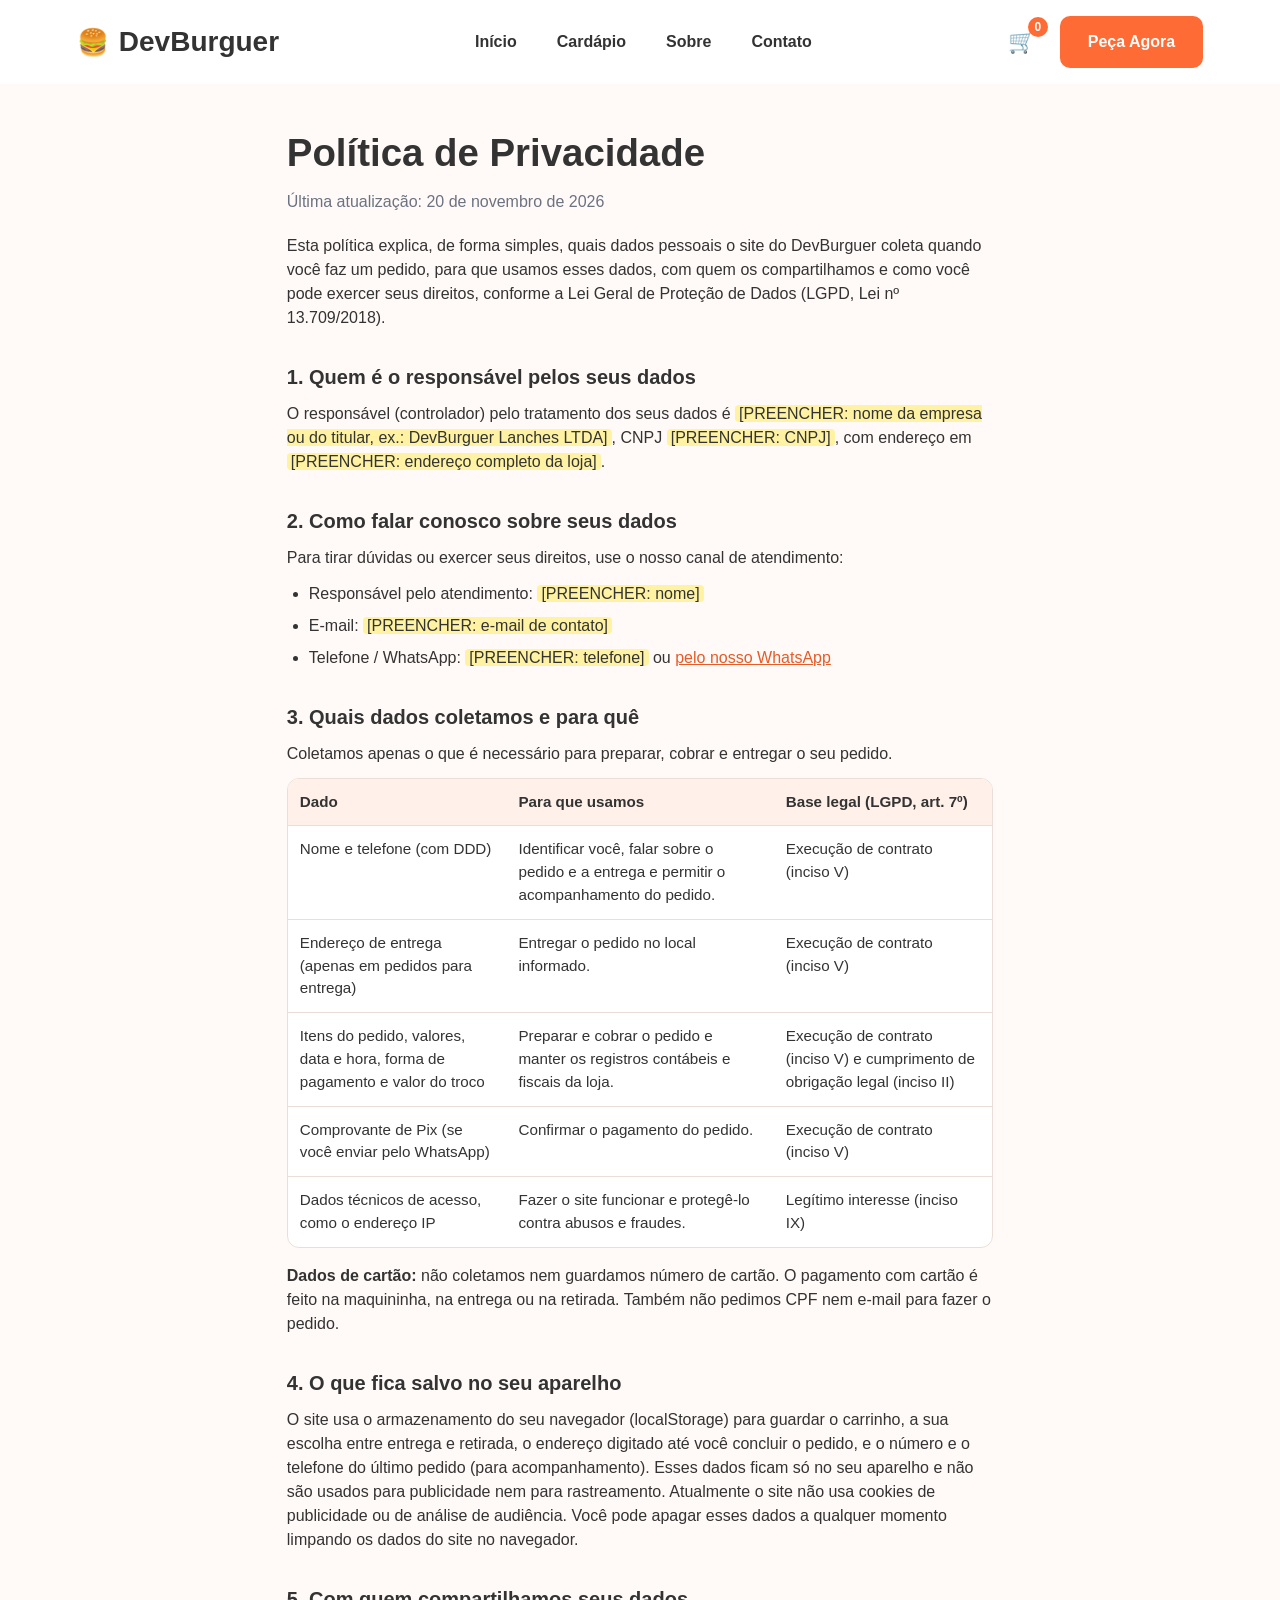
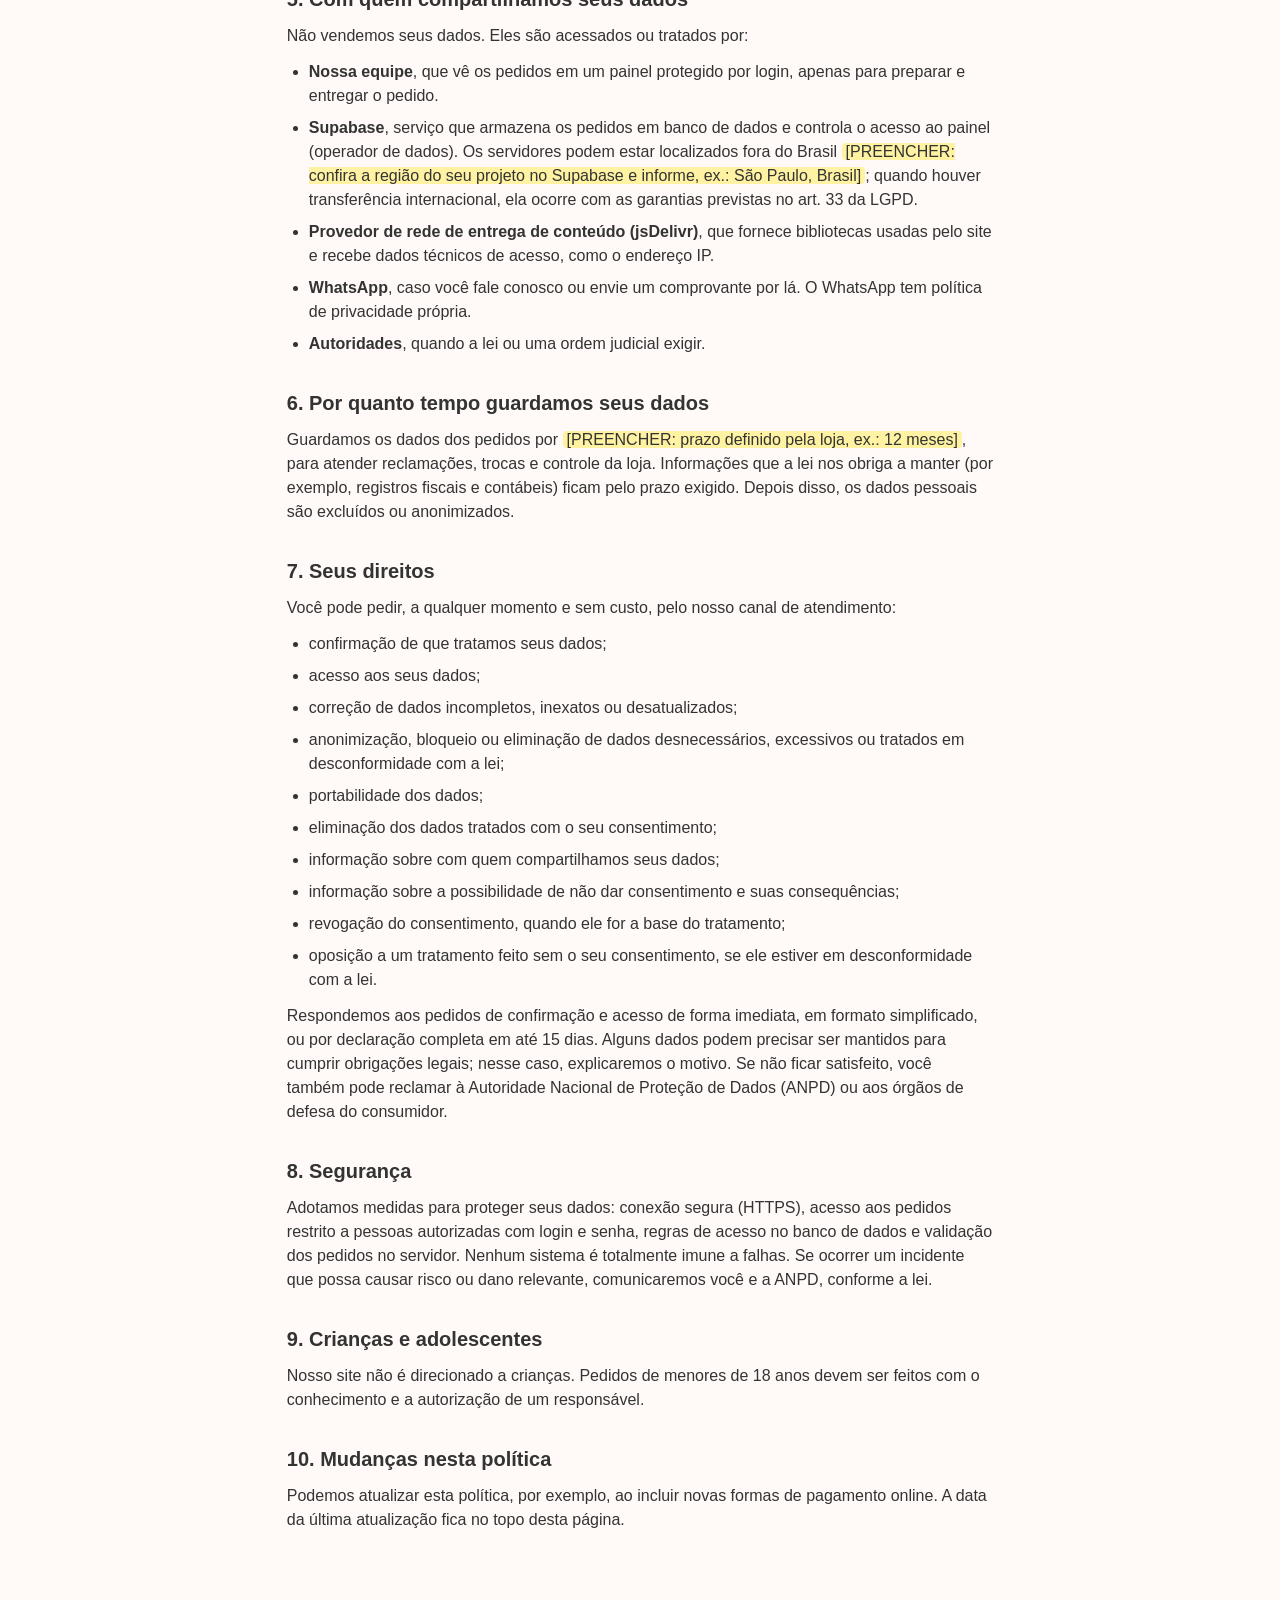
<file: politica-de-privacidade.html>
<!DOCTYPE html>
<html lang="pt-BR">
<head>
  <meta charset="UTF-8">
  <meta name="viewport" content="width=device-width, initial-scale=1, viewport-fit=cover">
  <title>Política de Privacidade | DevBurguer</title>
  <link rel="stylesheet" href="carrinho.css">
  <link rel="stylesheet" href="politica.css">
</head>
<body>

  <!--
    ANTES DE PUBLICAR: troque tudo o que estiver destacado em amarelo (classe "preencher")
    pelos dados reais da hamburgueria. Procure por: class="preencher".
    Depois de preencher, apague este comentário.
  -->

  <header class="header">
    <a href="index.html" class="logo">
      <span class="logo-icon" aria-hidden="true">🍔</span>
      <span>DevBurguer</span>
    </a>

    <nav class="nav" aria-label="Menu principal">
      <a href="index.html">Início</a>
      <a href="cardapio.html">Cardápio</a>
      <a href="sobre.html">Sobre</a>
      <a href="contato.html">Contato</a>
    </nav>

    <div class="header-actions">
      <a href="carrinho.html" class="cart-link" aria-label="Carrinho">
        🛒 <span class="cart-badge" id="cart-badge">0</span>
      </a>
      <a href="cardapio.html" class="btn btn-primary">Peça Agora</a>
    </div>
  </header>

  <main class="page policy">
    <h1 class="page-title">Política de Privacidade</h1>
    <p class="updated">Última atualização: 20 de novembro de 2026</p>

    <p>
      Esta política explica, de forma simples, quais dados pessoais o site do DevBurguer coleta quando você faz um
      pedido, para que usamos esses dados, com quem os compartilhamos e como você pode exercer seus direitos,
      conforme a Lei Geral de Proteção de Dados (LGPD, Lei nº 13.709/2018).
    </p>

    <h2>1. Quem é o responsável pelos seus dados</h2>
    <p>
      O responsável (controlador) pelo tratamento dos seus dados é
      <span class="preencher">[PREENCHER: nome da empresa ou do titular, ex.: DevBurguer Lanches LTDA]</span>,
      CNPJ <span class="preencher">[PREENCHER: CNPJ]</span>, com endereço em
      <span class="preencher">[PREENCHER: endereço completo da loja]</span>.
    </p>

    <h2>2. Como falar conosco sobre seus dados</h2>
    <p>Para tirar dúvidas ou exercer seus direitos, use o nosso canal de atendimento:</p>
    <ul>
      <li>Responsável pelo atendimento: <span class="preencher">[PREENCHER: nome]</span></li>
      <li>E-mail: <span class="preencher">[PREENCHER: e-mail de contato]</span></li>
      <li>Telefone / WhatsApp: <span class="preencher">[PREENCHER: telefone]</span> ou <a href="https://w.app/m4yedv" target="_blank" rel="noopener">pelo nosso WhatsApp</a></li>
    </ul>

    <h2>3. Quais dados coletamos e para quê</h2>
    <p>Coletamos apenas o que é necessário para preparar, cobrar e entregar o seu pedido.</p>

    <div class="table-wrap">
      <table>
        <thead>
          <tr>
            <th>Dado</th>
            <th>Para que usamos</th>
            <th>Base legal (LGPD, art. 7º)</th>
          </tr>
        </thead>
        <tbody>
          <tr>
            <td>Nome e telefone (com DDD)</td>
            <td>Identificar você, falar sobre o pedido e a entrega e permitir o acompanhamento do pedido.</td>
            <td>Execução de contrato (inciso V)</td>
          </tr>
          <tr>
            <td>Endereço de entrega (apenas em pedidos para entrega)</td>
            <td>Entregar o pedido no local informado.</td>
            <td>Execução de contrato (inciso V)</td>
          </tr>
          <tr>
            <td>Itens do pedido, valores, data e hora, forma de pagamento e valor do troco</td>
            <td>Preparar e cobrar o pedido e manter os registros contábeis e fiscais da loja.</td>
            <td>Execução de contrato (inciso V) e cumprimento de obrigação legal (inciso II)</td>
          </tr>
          <tr>
            <td>Comprovante de Pix (se você enviar pelo WhatsApp)</td>
            <td>Confirmar o pagamento do pedido.</td>
            <td>Execução de contrato (inciso V)</td>
          </tr>
          <tr>
            <td>Dados técnicos de acesso, como o endereço IP</td>
            <td>Fazer o site funcionar e protegê-lo contra abusos e fraudes.</td>
            <td>Legítimo interesse (inciso IX)</td>
          </tr>
        </tbody>
      </table>
    </div>

    <p>
      <strong>Dados de cartão:</strong> não coletamos nem guardamos número de cartão. O pagamento com cartão é feito
      na maquininha, na entrega ou na retirada. Também não pedimos CPF nem e-mail para fazer o pedido.
    </p>

    <h2>4. O que fica salvo no seu aparelho</h2>
    <p>
      O site usa o armazenamento do seu navegador (localStorage) para guardar o carrinho, a sua escolha entre
      entrega e retirada, o endereço digitado até você concluir o pedido, e o número e o telefone do último pedido
      (para acompanhamento). Esses dados ficam só no seu aparelho e não são usados para publicidade nem para
      rastreamento. Atualmente o site não usa cookies de publicidade ou de análise de audiência. Você pode apagar
      esses dados a qualquer momento limpando os dados do site no navegador.
    </p>

    <h2>5. Com quem compartilhamos seus dados</h2>
    <p>Não vendemos seus dados. Eles são acessados ou tratados por:</p>
    <ul>
      <li>
        <strong>Nossa equipe</strong>, que vê os pedidos em um painel protegido por login, apenas para preparar e
        entregar o pedido.
      </li>
      <li>
        <strong>Supabase</strong>, serviço que armazena os pedidos em banco de dados e controla o acesso ao painel
        (operador de dados). Os servidores podem estar localizados fora do Brasil
        <span class="preencher">[PREENCHER: confira a região do seu projeto no Supabase e informe, ex.: São Paulo, Brasil]</span>;
        quando houver transferência internacional, ela ocorre com as garantias previstas no art. 33 da LGPD.
      </li>
      <li>
        <strong>Provedor de rede de entrega de conteúdo (jsDelivr)</strong>, que fornece bibliotecas usadas pelo site
        e recebe dados técnicos de acesso, como o endereço IP.
      </li>
      <li>
        <strong>WhatsApp</strong>, caso você fale conosco ou envie um comprovante por lá. O WhatsApp tem política de
        privacidade própria.
      </li>
      <li><strong>Autoridades</strong>, quando a lei ou uma ordem judicial exigir.</li>
    </ul>

    <h2>6. Por quanto tempo guardamos seus dados</h2>
    <p>
      Guardamos os dados dos pedidos por
      <span class="preencher">[PREENCHER: prazo definido pela loja, ex.: 12 meses]</span>,
      para atender reclamações, trocas e controle da loja. Informações que a lei nos obriga a manter (por exemplo,
      registros fiscais e contábeis) ficam pelo prazo exigido. Depois disso, os dados pessoais são excluídos ou
      anonimizados.
    </p>

    <h2>7. Seus direitos</h2>
    <p>Você pode pedir, a qualquer momento e sem custo, pelo nosso canal de atendimento:</p>
    <ul>
      <li>confirmação de que tratamos seus dados;</li>
      <li>acesso aos seus dados;</li>
      <li>correção de dados incompletos, inexatos ou desatualizados;</li>
      <li>anonimização, bloqueio ou eliminação de dados desnecessários, excessivos ou tratados em desconformidade com a lei;</li>
      <li>portabilidade dos dados;</li>
      <li>eliminação dos dados tratados com o seu consentimento;</li>
      <li>informação sobre com quem compartilhamos seus dados;</li>
      <li>informação sobre a possibilidade de não dar consentimento e suas consequências;</li>
      <li>revogação do consentimento, quando ele for a base do tratamento;</li>
      <li>oposição a um tratamento feito sem o seu consentimento, se ele estiver em desconformidade com a lei.</li>
    </ul>
    <p>
      Respondemos aos pedidos de confirmação e acesso de forma imediata, em formato simplificado, ou por declaração
      completa em até 15 dias. Alguns dados podem precisar ser mantidos para cumprir obrigações legais; nesse caso,
      explicaremos o motivo. Se não ficar satisfeito, você também pode reclamar à Autoridade Nacional de Proteção
      de Dados (ANPD) ou aos órgãos de defesa do consumidor.
    </p>

    <h2>8. Segurança</h2>
    <p>
      Adotamos medidas para proteger seus dados: conexão segura (HTTPS), acesso aos pedidos restrito a pessoas
      autorizadas com login e senha, regras de acesso no banco de dados e validação dos pedidos no servidor.
      Nenhum sistema é totalmente imune a falhas. Se ocorrer um incidente que possa causar risco ou dano relevante,
      comunicaremos você e a ANPD, conforme a lei.
    </p>

    <h2>9. Crianças e adolescentes</h2>
    <p>
      Nosso site não é direcionado a crianças. Pedidos de menores de 18 anos devem ser feitos com o conhecimento e a
      autorização de um responsável.
    </p>

    <h2>10. Mudanças nesta política</h2>
    <p>
      Podemos atualizar esta política, por exemplo, ao incluir novas formas de pagamento online. A data da última
      atualização fica no topo desta página.
    </p>
  </main>

  <script src="produtos.js"></script>
</body>
</html>
</file>
<file: carrinho.css>
:root {
  --orange: #ff6b35;
  --orange-dark: #e85a26;
  --orange-soft: #fff1ea;
  --ink: #333333;
  --muted: #6b7280;
  --line: #eadfd8;
  --bg: #fffaf7;
  --white: #ffffff;
  --danger: #c0392b;
  --radius: 12px;
}

* { box-sizing: border-box; margin: 0; padding: 0; }

html {
  -webkit-text-size-adjust: 100%; /* iOS: não aumenta o texto sozinho ao girar a tela */
  text-size-adjust: 100%;
}

body {
  font-family: "Segoe UI", Arial, Helvetica, sans-serif;
  color: var(--ink);
  background: var(--bg);
  line-height: 1.5;
}

a { color: inherit; text-decoration: none; }
ul { list-style: none; }

a,
button {
  -webkit-tap-highlight-color: transparent; /* tira o brilho cinza ao tocar */
}

:focus-visible {
  outline: 3px solid var(--orange);
  outline-offset: 2px;
}

/* ---------- Cabeçalho ---------- */
.header {
  display: flex;
  flex-wrap: wrap;
  align-items: center;
  justify-content: space-between;
  gap: 24px;
  padding: 16px 6vw;
  background: var(--white);
}

.logo {
  display: flex;
  align-items: center;
  gap: 10px;
  font-size: 1.75rem;
  font-weight: 700;
}

.logo-icon { font-size: 1.6rem; }

.nav { display: flex; gap: 40px; font-weight: 600; }

.header-actions { display: flex; align-items: center; gap: 24px; }

.cart-link { position: relative; font-size: 1.4rem; }

.cart-badge {
  position: absolute;
  top: -8px;
  right: -12px;
  min-width: 20px;
  padding: 0 5px;
  border-radius: 999px;
  background: var(--orange);
  color: var(--white);
  font-size: 0.75rem;
  font-weight: 700;
  line-height: 20px;
  text-align: center;
}

/* ---------- Botões ---------- */
.btn {
  display: inline-block;
  border: 0;
  border-radius: 10px;
  padding: 14px 28px;
  font: inherit;
  font-weight: 700;
  cursor: pointer;
  transition: background 0.2s;
  -webkit-appearance: none; /* remove o estilo padrão do iOS */
  appearance: none;
}

.btn-primary { background: var(--orange); color: var(--white); }
.btn-primary:active { background: var(--orange-dark); }
.btn-primary:disabled { background: #f3c1ad; cursor: not-allowed; }
.btn-block { width: 100%; font-size: 1.05rem; }

.btn-link {
  display: block;
  margin: 14px auto 0;
  border: 0;
  background: none;
  color: var(--muted);
  font: inherit;
  font-size: 0.9rem;
  text-decoration: underline;
  cursor: pointer;
}

.btn-back {
  background: var(--orange-dark);
  display: inline-block;
  padding: 12px 24px;
  color: var(--white);
  border-radius: 8px;
  font-weight: 600;
  transition: 0.3s;
  cursor: pointer;
  border: none;
}

.btn-back:active { filter: brightness(0.9); }

/* Hover só onde existe mouse (no toque ele "gruda" depois do clique) */
@media (hover: hover) {
  .nav a:hover { color: var(--orange); }
  .btn-primary:hover { background: var(--orange-dark); }
  .btn-link:hover { color: var(--danger); }
  .btn-back:hover { filter: brightness(0.9); transform: translateY(-2px); }
  .qty button:hover { background: var(--orange-soft); }
  .remove:hover { color: var(--danger); }
}

/* ---------- Página ---------- */
.page { padding: 40px 6vw 80px; max-width: 1200px; margin: 0 auto; }

.page-title { font-size: 2.4rem; margin-bottom: 28px; }

.section-title { font-size: 1.15rem; margin-bottom: 18px; }

.layout {
  display: grid;
  grid-template-columns: 1fr 380px;
  gap: 32px;
  align-items: start;
}

.layout > * { min-width: 0; } /* evita que o conteúdo estique a tela para os lados */

/* ---------- Itens ---------- */
.items,
.summary {
  background: var(--white);
  border: 1px solid var(--line);
  border-radius: var(--radius);
  padding: 24px;
}

.item {
  display: grid;
  grid-template-columns: 64px 1fr auto;
  gap: 16px;
  align-items: center;
  padding: 16px 0;
  border-bottom: 1px solid var(--line);
}
.item:first-child { padding-top: 0; }
.item:last-child { border-bottom: 0; padding-bottom: 0; }

.item-thumb {
  display: grid;
  place-items: center;
  width: 64px;
  height: 64px;
  border-radius: 10px;
  background: var(--orange-soft);
  font-size: 2rem;
}

.item-name { font-weight: 700; }
.item-desc { color: var(--muted); font-size: 0.9rem; }
.item-unit { color: var(--muted); font-size: 0.85rem; margin-top: 2px; }

.item-side {
  display: flex;
  flex-direction: column;
  align-items: flex-end;
  gap: 10px;
}

.item-price { font-weight: 700; color: var(--orange); font-size: 1.1rem; }

.qty {
  display: inline-flex;
  align-items: center;
  border: 1.5px solid var(--orange);
  border-radius: 10px;
  overflow: hidden;
}

.qty button {
  width: 34px;
  height: 34px;
  border: 0;
  background: var(--white);
  color: var(--orange);
  font-size: 1.2rem;
  font-weight: 700;
  cursor: pointer;
  -webkit-appearance: none;
  appearance: none;
}

.qty output { min-width: 34px; text-align: center; font-weight: 700; }

.remove {
  border: 0;
  background: none;
  color: var(--muted);
  font: inherit;
  font-size: 0.85rem;
  text-decoration: underline;
  cursor: pointer;
}

/* Carrinho vazio */
.empty { text-align: center; padding: 32px 0 16px; }
.empty[hidden] { display: none; }
.empty-icon { font-size: 3rem; }
.empty-title { font-size: 1.2rem; font-weight: 700; margin-top: 8px; }
.empty-text { color: var(--muted); margin: 6px 0 20px; }

/* ---------- Resumo ---------- */
.summary { position: sticky; top: 24px; }

.delivery { border: 0; margin-bottom: 18px; }
.delivery legend { font-weight: 700; margin-bottom: 10px; padding: 0; }

.check {
  position: relative; /* a caixa de seleção escondida fica presa a este bloco (evita pulo de tela no iOS) */
  display: flex;
  align-items: flex-start;
  gap: 12px;
  padding: 14px;
  margin-bottom: 10px;
  border: 1.5px solid var(--line);
  border-radius: 10px;
  cursor: pointer;
  transition: border-color 0.2s, background 0.2s;
}

.check:has(input:checked) {
  border-color: var(--orange);
  background: var(--orange-soft);
}

.check:has(input:focus-visible) {
  outline: 3px solid var(--orange);
  outline-offset: 2px;
}

.check input {
  position: absolute;
  opacity: 0;
  pointer-events: none;
}

.check-box {
  flex: none;
  display: grid;
  place-items: center;
  width: 22px;
  height: 22px;
  margin-top: 2px;
  border: 2px solid #c9bdb5;
  border-radius: 6px;
  background: var(--white);
}

.check input:checked + .check-box {
  border-color: var(--orange);
  background: var(--orange);
}

.check input:checked + .check-box::after {
  content: "";
  width: 6px;
  height: 11px;
  margin-bottom: 2px;
  border: solid var(--white);
  border-width: 0 2px 2px 0;
  transform: rotate(45deg);
}

.check-text { display: flex; flex-direction: column; }
.check-text small { color: var(--muted); }

/* Endereço */
.address { margin-bottom: 18px; }
.address[hidden] { display: none; }
.address label { display: block; font-weight: 700; margin-bottom: 6px; }

.address input {
  width: 100%;
  min-height: 48px;
  padding: 12px 14px;
  border: 1.5px solid var(--line);
  border-radius: 10px;
  font: inherit;
  font-size: 16px;          /* abaixo de 16px o iPhone dá zoom ao tocar no campo */
  -webkit-appearance: none;
  appearance: none;
  background: var(--white);
}
.address input:focus { outline: none; border-color: var(--orange); }
.address input.invalid { border-color: var(--danger); }

.field-error { color: var(--danger); font-size: 0.85rem; margin-top: 6px; }
.field-error[hidden] { display: none; }

/* Totais */
.totals { margin-bottom: 20px; }

.totals .row {
  display: flex;
  justify-content: space-between;
  padding: 8px 0;
  color: var(--muted);
}

.totals .row dd { color: var(--ink); font-weight: 600; }

.totals .total {
  margin-top: 6px;
  padding-top: 14px;
  border-top: 1px solid var(--line);
  color: var(--ink);
  font-size: 1.3rem;
  font-weight: 700;
}
.totals .total dd { color: var(--orange); font-weight: 700; }

/* ---------- Rodapé ---------- */
footer {
  display: flex;
  padding: 20px 50px 20px;
  padding-bottom: max(20px, env(safe-area-inset-bottom)); /* barra inferior do iPhone */
  color: #fff;
}

/* =========================================================
   CELULAR E TABLET
   ========================================================= */

@media (max-width: 900px) {
  .layout { grid-template-columns: 1fr; }
  .summary { position: static; }
}

/* Celular: cabeçalho em duas linhas (logo + botões em cima, menu embaixo) */
@media (max-width: 768px) {
  .header { gap: 8px 12px; padding: 12px 5vw 8px; }
  .header > * { order: 2; }
  .logo { order: 1; margin-right: auto; font-size: 1.5rem; }

  .nav {
    order: 3;
    width: 100%;
    justify-content: space-between;
    gap: 12px;
    padding-top: 8px;
    border-top: 1px solid var(--line);
    font-size: 0.95rem;
  }

  .header-actions { gap: 14px; }

  .header .btn {
    display: inline-flex;
    align-items: center;
    min-height: 44px;
    padding: 10px 16px;
  }

  .cart-link { padding: 8px 10px; }
  .cart-badge { top: 0; right: 0; }

  footer { flex-wrap: wrap; gap: 8px 16px; padding-left: 5vw; padding-right: 5vw; }
}

/* Celulares pequenos */
@media (max-width: 520px) {
  .logo { font-size: 1.35rem; }

  .page { padding: 24px 5vw 48px; }
  .page-title { font-size: 1.8rem; margin-bottom: 20px; }

  .items,
  .summary { padding: 16px; }

  .item { grid-template-columns: 52px 1fr; }
  .item-thumb { width: 52px; height: 52px; font-size: 1.6rem; }

  .item-side {
    grid-column: 1 / -1;
    flex-direction: row;
    flex-wrap: wrap;
    justify-content: space-between;
    align-items: center;
    gap: 8px 12px;
  }

  /* botões grandes o bastante para o dedo (mínimo ~44px) */
  .qty button { width: 44px; height: 44px; }
  .qty output { min-width: 36px; }
  .remove { padding: 12px 0 12px 8px; }
  .btn-link { padding: 12px; }
  .btn-block { min-height: 52px; }
}

@media (prefers-reduced-motion: reduce) {
  * { transition: none !important; }
}
</file>
<file: politica.css>
/* Política de privacidade: depende do carrinho.css (carregue os dois, nesta ordem) */

.policy { max-width: 860px; }

.policy .page-title { margin-bottom: 8px; }
.policy .updated { color: var(--muted); margin-bottom: 20px; }

.policy h2 {
  margin: 32px 0 10px;
  font-size: 1.25rem;
}

.policy p { margin-bottom: 12px; }

.policy ul {
  list-style: disc;
  margin: 0 0 12px;
  padding-left: 22px;
}

.policy li { margin-bottom: 8px; }

.policy a { color: var(--orange-dark); text-decoration: underline; }

.table-wrap {
  margin: 12px 0 16px;
  overflow-x: auto;
  border: 1px solid var(--line);
  border-radius: var(--radius);
  background: var(--white);
}

.policy table {
  width: 100%;
  min-width: 560px;
  border-collapse: collapse;
  font-size: 0.95rem;
}

.policy th,
.policy td {
  padding: 12px;
  text-align: left;
  vertical-align: top;
  border-bottom: 1px solid var(--line);
}

.policy tr:last-child td { border-bottom: 0; }
.policy th { background: var(--orange-soft); }

/* Campos que a loja precisa preencher antes de publicar */
.preencher {
  padding: 0 4px;
  border-radius: 4px;
  background: #fff3a3;
}
</file>
